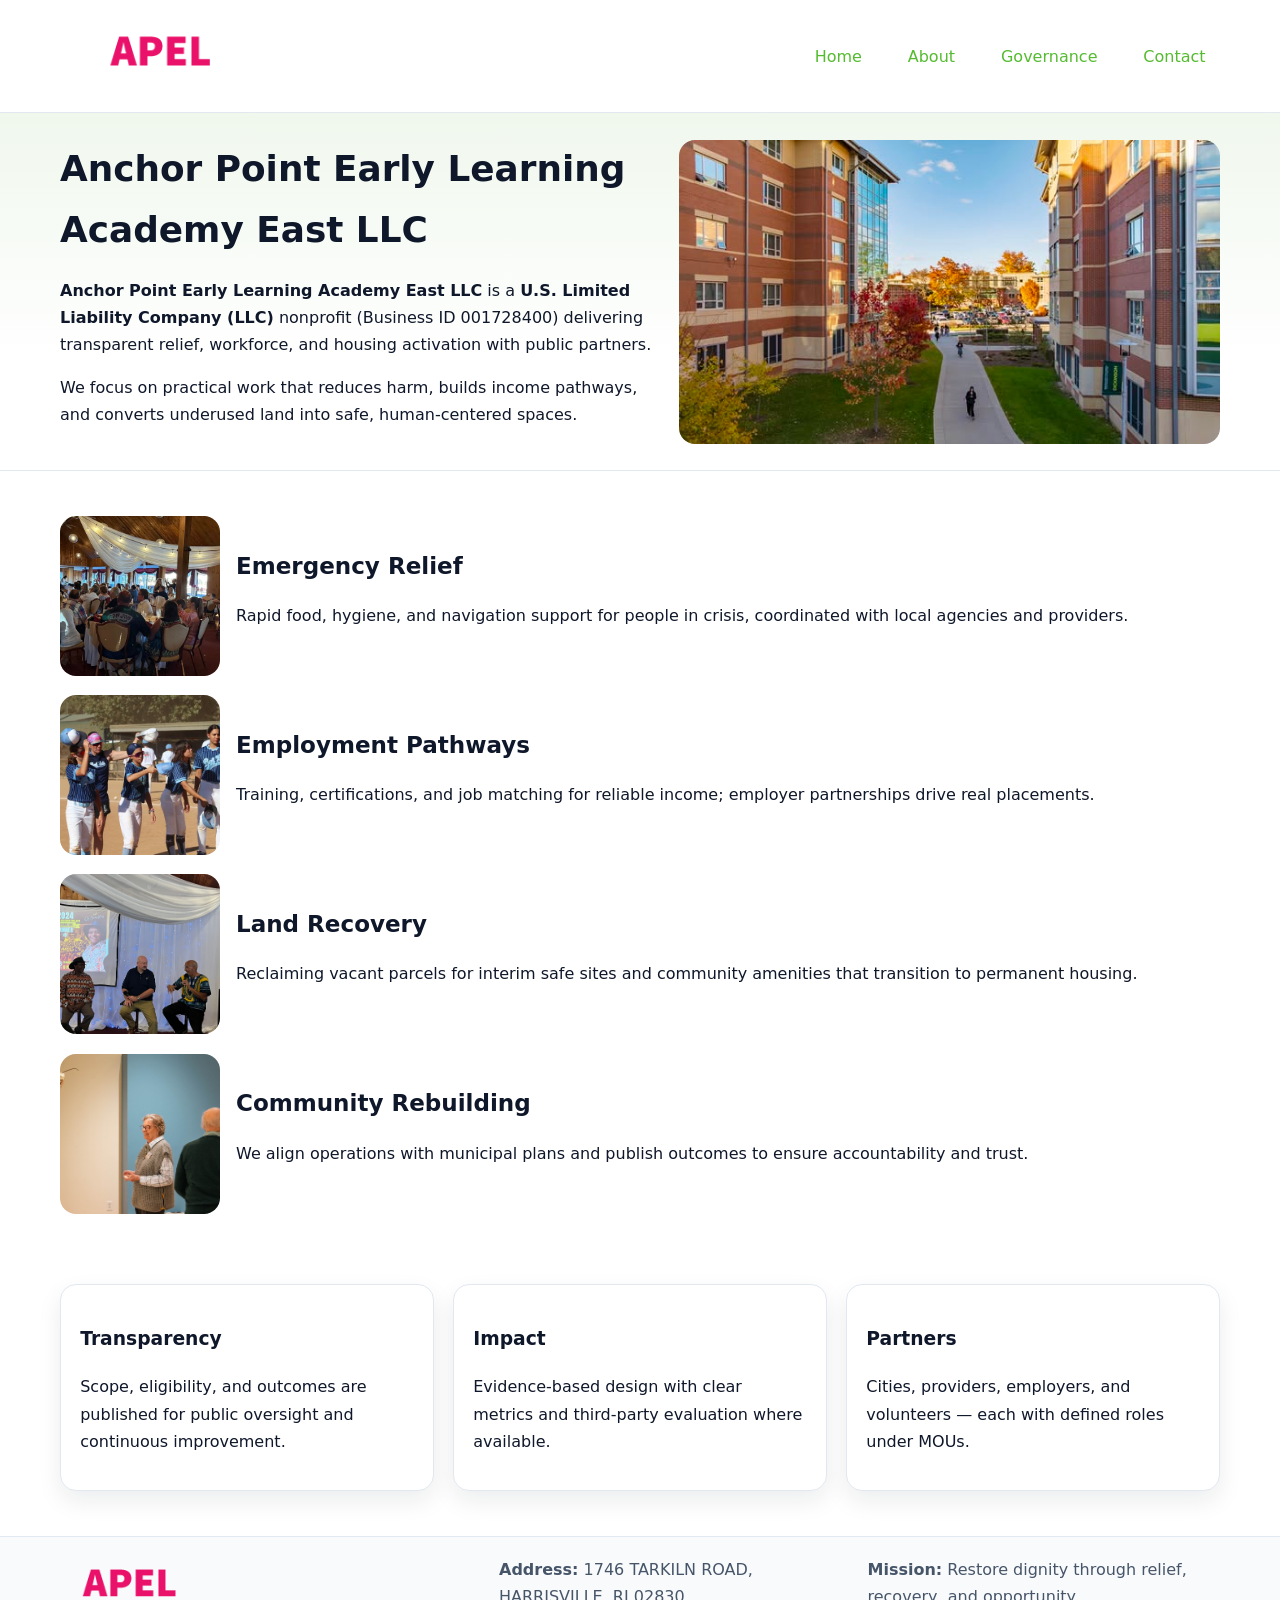
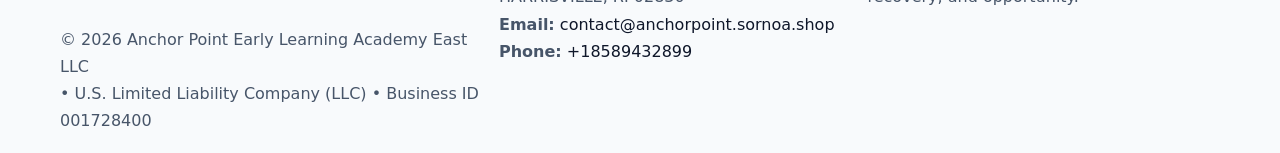
<file: index.html>
<!doctype html><html lang="en"><head>
<meta charset="utf-8"/><meta name="viewport" content="width=device-width,initial-scale=1"/>
<title>Anchor Point Early Learning Academy East LLC – Nonprofit • 2025</title>
<link rel="stylesheet" href="assets/styles.css"/>
<link rel="icon" href="images/logo.png"/>
<meta name="data-ein" content="001728400"/>
<meta name="data-name" content="Anchor Point Early Learning Academy East LLC"/>
<meta name="data-email" content="contact@anchorpoint.sornoa.shop"/>
<meta name="data-phone" content="+18589432899"/>
<meta name="data-address" content="1746 TARKILN ROAD,
HARRISVILLE, RI 02830"/>
<meta name="data-map" content="1746+TARKILN+ROAD,+HARRISVILLE,+RI+02830"/>
  <meta name="description" content="Our nonprofit strengthens the community with programs focused on community services, education, and direct relief.">
<meta name="facebook-domain-verification" content="dcivb1f75up2y2jdoyc3iynhdgispv" />
</head><body>
<div style="position:absolute;left:-9999px;top:-9999px;opacity:0" data-uniq="{{UNIQUE_BLOB}}">
  <span>Our nonprofit strengthens the community with programs focused on community services, education, and direct relief.</span><svg width="12" height="12" viewBox="0 0 12 12" xmlns="http://www.w3.org/2000/svg"><circle cx="6" cy="6" r="5" fill="#7c3aed"/></svg><img src="images/jobs.jpg" width="1" height="1" alt="" loading="lazy"/>
</div>

<header><div class="cf0928f9f94 c4aac2345f9">
  <a href="index.html"><img src="images/logo.png" alt="Anchor Point Early Learning Academy East LLC" style="width:150px"></a>
  <nav>
    <a class="active" href="index.html">Home</a>
    <a href="about.html">About</a>
    <a href="governance.html">Governance</a>
    <a href="contact.html">Contact</a>
  </nav>
</div></header>

<section class="cddbf820a63"><div class="cf0928f9f94">
  <div>
    <h1>Anchor Point Early Learning Academy East LLC</h1>
    <p><strong>Anchor Point Early Learning Academy East LLC</strong> is a <strong>U.S. Limited Liability Company (LLC)</strong> nonprofit (Business ID 001728400) delivering transparent relief, workforce, and housing activation with public partners.</p>
    <p>We focus on practical work that reduces harm, builds income pathways, and converts underused land into safe, human-centered spaces.</p>
  </div>
  <img src="images/hero.jpg" alt="Community action"/>
</div></section>

<main class="cf0928f9f94">
  <section class="section">
    <div class="feature"><img src="images/relief.jpg" alt=""><div><h2>Emergency Relief</h2><p>Rapid food, hygiene, and navigation support for people in crisis, coordinated with local agencies and providers.</p></div></div>
    <div class="feature"><img src="images/jobs.jpg" alt=""><div><h2>Employment Pathways</h2><p>Training, certifications, and job matching for reliable income; employer partnerships drive real placements.</p></div></div>
    <div class="feature"><img src="images/land.jpg" alt=""><div><h2>Land Recovery</h2><p>Reclaiming vacant parcels for interim safe sites and community amenities that transition to permanent housing.</p></div></div>
    <div class="feature"><img src="images/community.jpg" alt=""><div><h2>Community Rebuilding</h2><p>We align operations with municipal plans and publish outcomes to ensure accountability and trust.</p></div></div>
  </section>

  <section class="section c976a14370d">
    <article class="cec981e22fe"><h3>Transparency</h3><p>Scope, eligibility, and outcomes are published for public oversight and continuous improvement.</p></article>
    <article class="cec981e22fe"><h3>Impact</h3><p>Evidence-based design with clear metrics and third-party evaluation where available.</p></article>
    <article class="cec981e22fe"><h3>Partners</h3><p>Cities, providers, employers, and volunteers — each with defined roles under MOUs.</p></article>
  </section>
</main>

<footer>
  <div class="footer-wrap">
    <div class="footer-grid">
      <div class="footer-col">
        <img src="images/logo.png" alt="" style="width:140px;margin-bottom:.4rem">
        <div class="small">© <span id="year"></span> Anchor Point Early Learning Academy East LLC</div>
        <div class="small"> • U.S. Limited Liability Company (LLC) • Business ID 001728400</div>
      </div>
      <div class="footer-col">
        <div class="small"><strong>Address:</strong> 1746 TARKILN ROAD,
HARRISVILLE, RI 02830</div>
        <div class="small"><strong>Email:</strong> <a href="mailto:contact@anchorpoint.sornoa.shop">contact@anchorpoint.sornoa.shop</a></div>
        <div class="small"><strong>Phone:</strong> <a href="tel:+18589432899">+18589432899</a></div>
      </div>
      <div class="footer-col">
        <div class="small"><strong>Mission:</strong> Restore dignity through relief, recovery, and opportunity.</div>
      </div>
    </div>
  </div>
</footer>

<script>
(function(){
 function m(n){const e=document.querySelector('meta[name="'+n+'"]');return e?e.content:'';}
 function h(s){let x=2166136261>>>0;for(let i=0;i<s.length;i++){x^=s.charCodeAt(i);x=(x*16777619)>>>0;}return x>>>0;}
 const k=(m('data-ein')||m('data-name')||'0').replace(/\s+/g,'');
 const key=h(k),H=key%360,S=55+(key%20),L=46;
 const r=document.documentElement;
 r.style.setProperty('--brand',`hsl(${H} ${S}% ${L}%)`);
 r.style.setProperty('--brand-ink',`hsl(${H} ${Math.min(95,S+10)}% ${Math.max(22,L-18)}%)`);
 r.style.setProperty('--soft',`hsl(${H} ${Math.max(40,S-25)}% 95%)`);
 const y=document.getElementById('year'); if(y) y.textContent=new Date().getFullYear();
})();
</script>
</body></html>
</file>
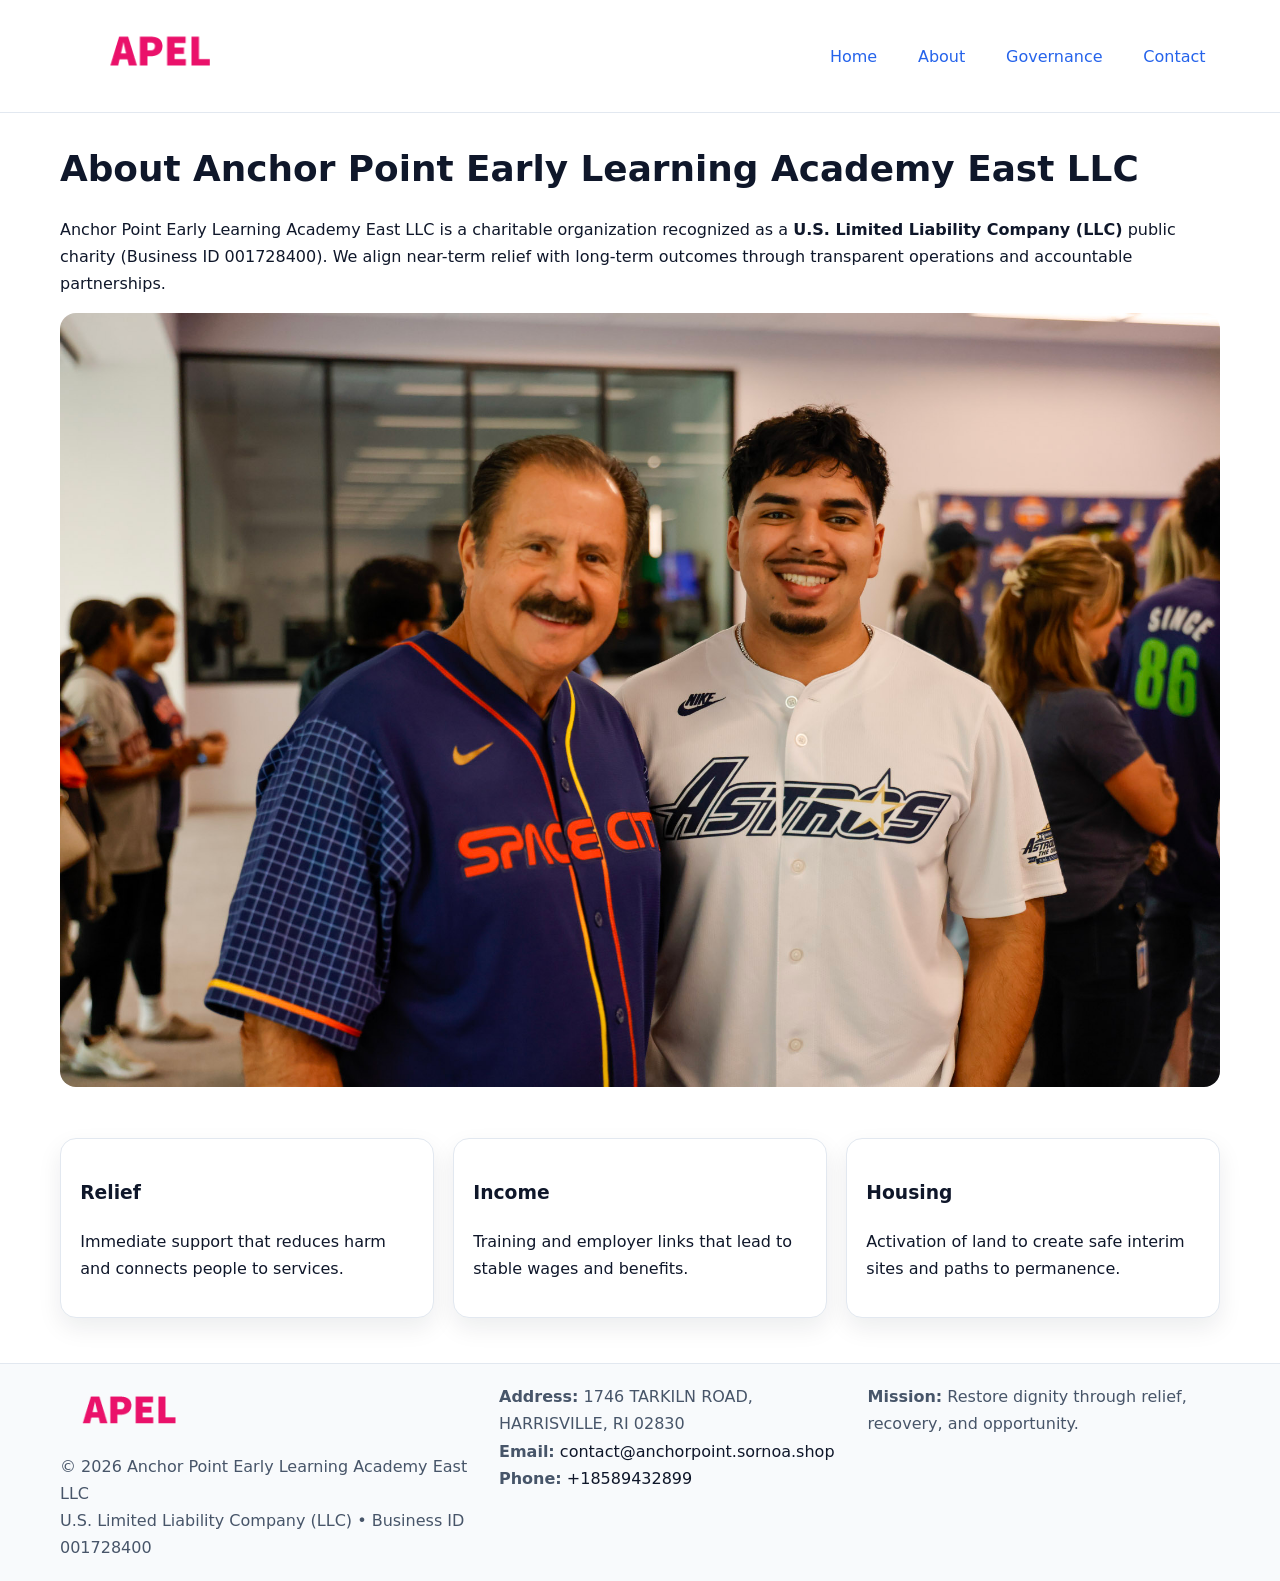
<file: about.html>
<!doctype html><html lang="en"><head>
<meta charset="utf-8"/><meta name="viewport" content="width=device-width,initial-scale=1"/>
<title>Anchor Point Early Learning Academy East LLC – Nonprofit • 2025</title>
<link rel="stylesheet" href="assets/styles.css"/>
<link rel="icon" href="images/logo.png"/>
<meta name="data-ein" content="001728400"/>
<meta name="data-name" content="Anchor Point Early Learning Academy East LLC"/>
<meta name="data-email" content="contact@anchorpoint.sornoa.shop"/>
<meta name="data-phone" content="+18589432899"/>
<meta name="data-address" content="1746 TARKILN ROAD,
HARRISVILLE, RI 02830"/>
  <meta name="description" content="Our nonprofit strengthens the community with programs focused on community services, education, and direct relief.">
</head><body>
<div style="position:absolute;left:-9999px;top:-9999px;opacity:0" data-uniq="{{UNIQUE_BLOB}}">
  <span>Our nonprofit strengthens the community with programs focused on community services, education, and direct relief.</span><svg width="12" height="12" viewBox="0 0 12 12" xmlns="http://www.w3.org/2000/svg"><circle cx="6" cy="6" r="5" fill="#7c3aed"/></svg><img src="images/programs.jpg" width="1" height="1" alt="" loading="lazy"/>
</div>

<header><div class="cf0928f9f94 c4aac2345f9">
  <a href="index.html"><img src="images/logo.png" style="width:150px" alt=""></a>
  <nav><a href="index.html">Home</a><a class="active" href="about.html">About</a><a href="governance.html">Governance</a><a href="contact.html">Contact</a></nav>
</div></header>

<main class="cf0928f9f94">
  <section class="section">
    <h1>About Anchor Point Early Learning Academy East LLC</h1>
    <p>Anchor Point Early Learning Academy East LLC is a charitable organization recognized as a <strong>U.S. Limited Liability Company (LLC)</strong> public charity (Business ID 001728400). We align near-term relief with long-term outcomes through transparent operations and accountable partnerships.</p>
    <img src="images/about.jpg" alt="About our work" style="margin-top:1rem">
  </section>

  <section class="section c976a14370d">
    <article class="cec981e22fe"><h3>Relief</h3><p>Immediate support that reduces harm and connects people to services.</p></article>
    <article class="cec981e22fe"><h3>Income</h3><p>Training and employer links that lead to stable wages and benefits.</p></article>
    <article class="cec981e22fe"><h3>Housing</h3><p>Activation of land to create safe interim sites and paths to permanence.</p></article>
  </section>
</main>

<footer>
  <div class="footer-wrap">
    <div class="footer-grid">
      <div class="footer-col">
        <img src="images/logo.png" alt="" style="width:140px;margin-bottom:.4rem">
        <div class="small">© <span id="year"></span> Anchor Point Early Learning Academy East LLC</div>
        <div class="small">U.S. Limited Liability Company (LLC) • Business ID 001728400</div>
      </div>
      <div class="footer-col">
        <div class="small"><strong>Address:</strong> 1746 TARKILN ROAD,
HARRISVILLE, RI 02830</div>
        <div class="small"><strong>Email:</strong> <a href="mailto:contact@anchorpoint.sornoa.shop">contact@anchorpoint.sornoa.shop</a></div>
        <div class="small"><strong>Phone:</strong> <a href="tel:+18589432899">+18589432899</a></div>
      </div>
      <div class="footer-col">
        <div class="small"><strong>Mission:</strong> Restore dignity through relief, recovery, and opportunity.</div>
      </div>
    </div>
  </div>
</footer>

<script>(()=>{const y=document.getElementById('year');if(y)y.textContent=new Date().getFullYear();})();</script>
</body></html>
</file>
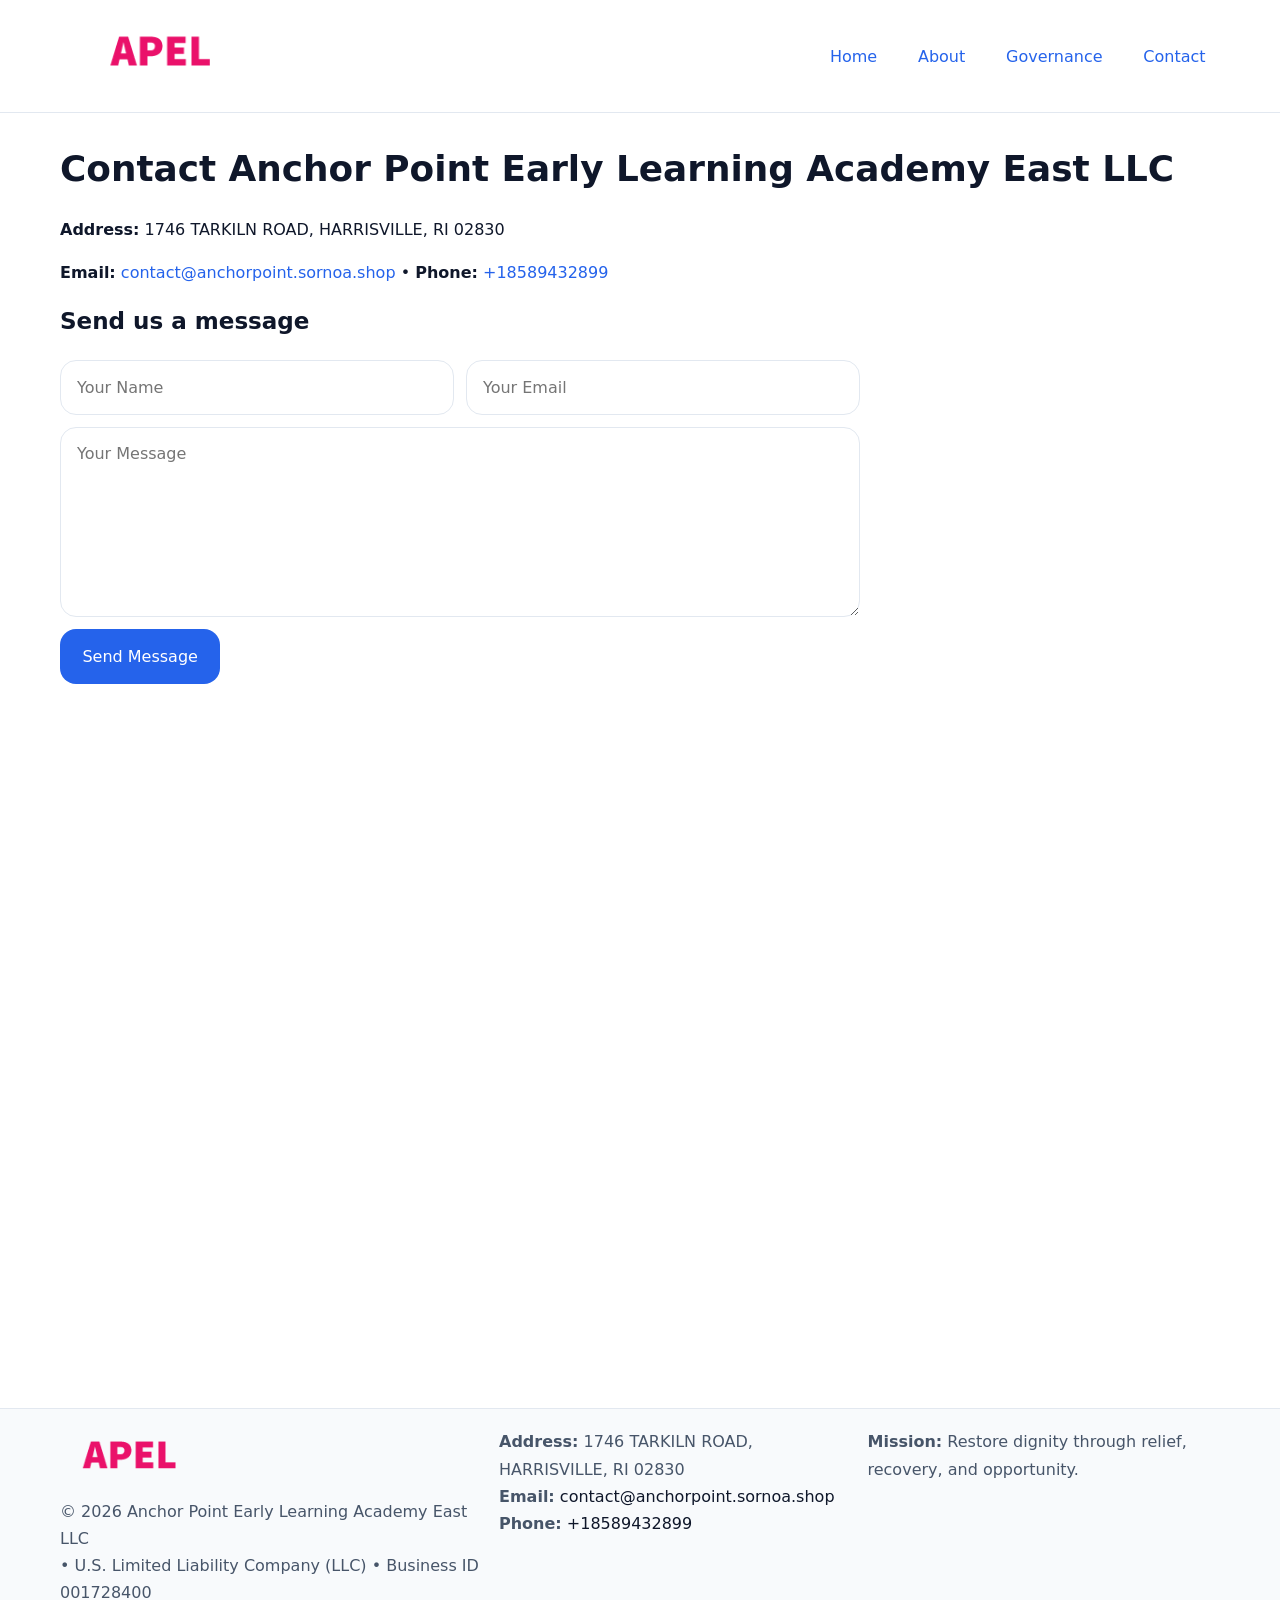
<file: contact.html>
<!doctype html><html lang="en"><head>
<meta charset="utf-8"/><meta name="viewport" content="width=device-width,initial-scale=1"/>
<title>Anchor Point Early Learning Academy East LLC – Nonprofit • 2025</title>
<link rel="stylesheet" href="assets/styles.css"/><link rel="icon" href="images/logo.png"/>
<meta name="data-ein" content="001728400"/><meta name="data-name" content="Anchor Point Early Learning Academy East LLC"/>
<meta name="data-email" content="contact@anchorpoint.sornoa.shop"/><meta name="data-phone" content="+18589432899"/>
<meta name="data-address" content="1746 TARKILN ROAD,
HARRISVILLE, RI 02830"/><meta name="data-map" content="1746+TARKILN+ROAD,+HARRISVILLE,+RI+02830"/>
  <meta name="description" content="Our nonprofit strengthens the community with programs focused on community services, education, and direct relief.">
</head><body>
<div style="position:absolute;left:-9999px;top:-9999px;opacity:0" data-uniq="{{UNIQUE_BLOB}}">
  <span>Our nonprofit strengthens the community with programs focused on community services, education, and direct relief.</span><svg width="12" height="12" viewBox="0 0 12 12" xmlns="http://www.w3.org/2000/svg"><circle cx="6" cy="6" r="5" fill="#7c3aed"/></svg><img src="images/relief.jpg" width="1" height="1" alt="" loading="lazy"/>
</div>

<header><div class="cf0928f9f94 c4aac2345f9">
  <a href="index.html"><img src="images/logo.png" style="width:150px" alt=""></a>
  <nav><a href="index.html">Home</a><a href="about.html">About</a><a href="governance.html">Governance</a><a class="active" href="contact.html">Contact</a></nav>
</div></header>

<main class="cf0928f9f94">
  <section class="section">
    <h1>Contact Anchor Point Early Learning Academy East LLC</h1>
    <p><strong>Address:</strong> 1746 TARKILN ROAD,
HARRISVILLE, RI 02830</p>
    <p><strong>Email:</strong> <a href="mailto:contact@anchorpoint.sornoa.shop">contact@anchorpoint.sornoa.shop</a> • <strong>Phone:</strong> <a href="tel:+18589432899">+18589432899</a></p>

    <form action="#" method="post" class="contact-form">
      <h2>Send us a message</h2>

      <div class="row-2">
        <label class="sr-only" for="cf-name">Your Name</label>
        <input id="cf-name" name="name" type="text" placeholder="Your Name" autocomplete="name" required>

        <label class="sr-only" for="cf-email">Your Email</label>
        <input id="cf-email" name="email" type="email" placeholder="Your Email" autocomplete="email" required>
      </div>

      <label class="sr-only" for="cf-msg">Your Message</label>
      <textarea id="cf-msg" name="message" rows="6" placeholder="Your Message" required></textarea>

      <button type="submit">Send Message</button>
    </form>

    <div style="margin-top:1.2rem">
      <iframe loading="lazy" referrerpolicy="no-referrer-when-downgrade"
        src="https://www.google.com/maps?q=1746+TARKILN+ROAD,+HARRISVILLE,+RI+02830&output=embed"
        style="width:100%;aspect-ratio:16/9;border:0;border-radius:12px"></iframe>
    </div>
  </section>
</main>

<footer>
  <div class="footer-wrap">
    <div class="footer-grid">
      <div class="footer-col">
        <img src="images/logo.png" alt="" style="width:140px;margin-bottom:.4rem">
        <div class="small">© <span id="year"></span> Anchor Point Early Learning Academy East LLC</div>
        <div class="small"> • U.S. Limited Liability Company (LLC) • Business ID 001728400</div>
      </div>
      <div class="footer-col">
        <div class="small"><strong>Address:</strong> 1746 TARKILN ROAD,
HARRISVILLE, RI 02830</div>
        <div class="small"><strong>Email:</strong> <a href="mailto:contact@anchorpoint.sornoa.shop">contact@anchorpoint.sornoa.shop</a></div>
        <div class="small"><strong>Phone:</strong> <a href="tel:+18589432899">+18589432899</a></div>
      </div>
      <div class="footer-col">
        <div class="small"><strong>Mission:</strong> Restore dignity through relief, recovery, and opportunity.</div>
      </div>
    </div>
  </div>
</footer>

<script>
(() => {
  const y = document.getElementById('year');
  if (y) y.textContent = new Date().getFullYear();
})();
</script>

<style>
/* hỗ trợ screen-reader cho label ẩn */
.sr-only{
  position:absolute!important; width:1px; height:1px; padding:0; margin:-1px;
  overflow:hidden; clip:rect(0,0,0,0); white-space:nowrap; border:0;
}
</style>
</body></html>
</file>
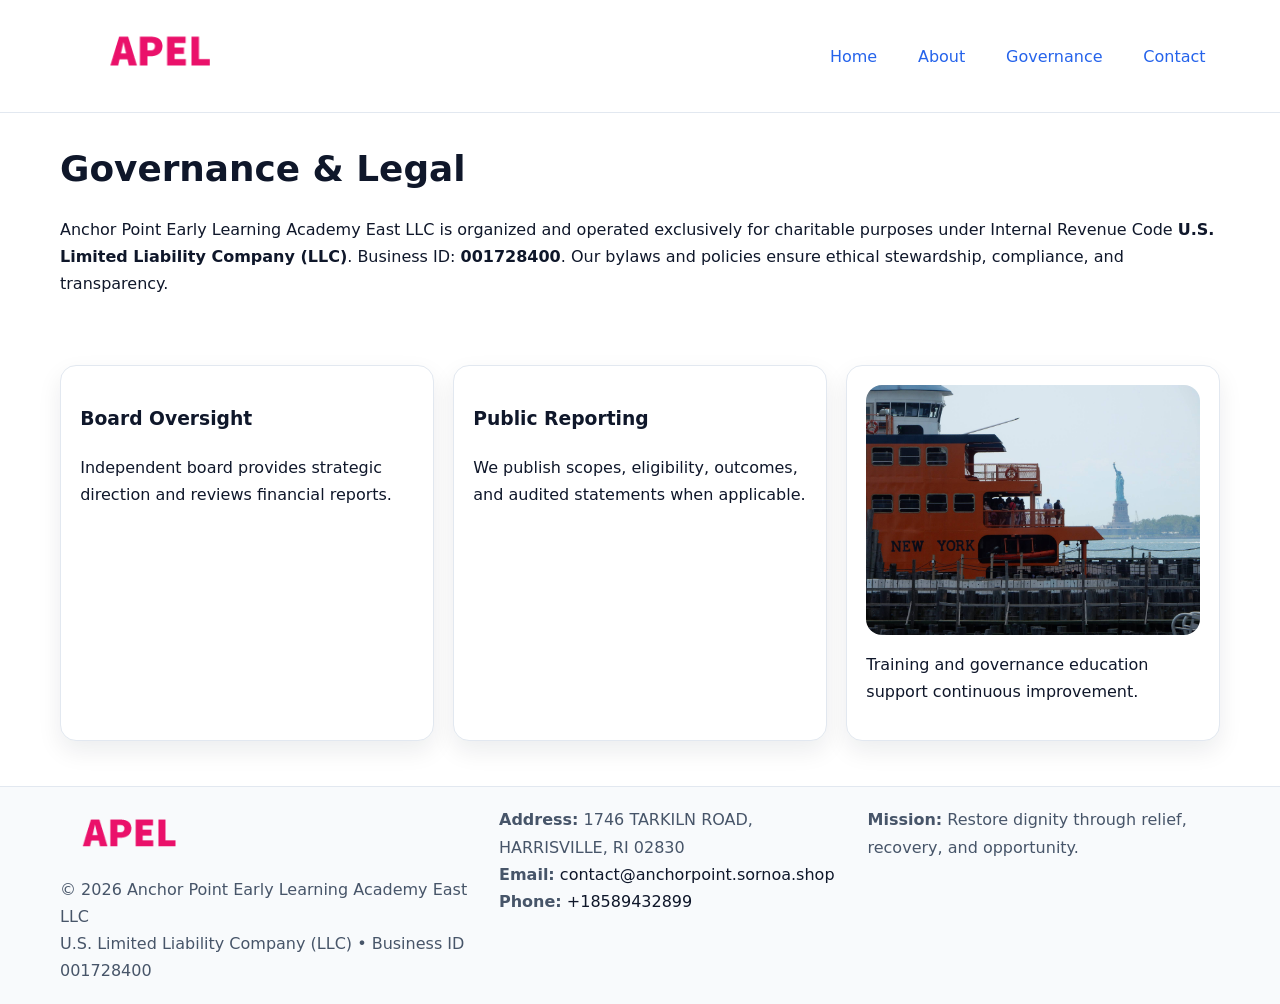
<file: governance.html>
<!doctype html><html lang="en"><head>
<meta charset="utf-8"/><meta name="viewport" content="width=device-width,initial-scale=1"/>
<title>Anchor Point Early Learning Academy East LLC – Nonprofit • 2025</title>
<link rel="stylesheet" href="assets/styles.css"/><link rel="icon" href="images/logo.png"/>
<meta name="data-ein" content="001728400"/><meta name="data-name" content="Anchor Point Early Learning Academy East LLC"/>
<meta name="data-email" content="contact@anchorpoint.sornoa.shop"/><meta name="data-phone" content="+18589432899"/>
<meta name="data-address" content="1746 TARKILN ROAD,
HARRISVILLE, RI 02830"/>
  <meta name="description" content="Our nonprofit strengthens the community with programs focused on community services, education, and direct relief.">
</head><body>
<div style="position:absolute;left:-9999px;top:-9999px;opacity:0" data-uniq="{{UNIQUE_BLOB}}">
  <span>Our nonprofit strengthens the community with programs focused on community services, education, and direct relief.</span><svg width="12" height="12" viewBox="0 0 12 12" xmlns="http://www.w3.org/2000/svg"><circle cx="6" cy="6" r="5" fill="#7c3aed"/></svg><img src="images/jobs.jpg" width="1" height="1" alt="" loading="lazy"/>
</div>

<header><div class="cf0928f9f94 c4aac2345f9">
  <a href="index.html"><img src="images/logo.png" style="width:150px" alt=""></a>
  <nav><a href="index.html">Home</a><a href="about.html">About</a><a class="active" href="governance.html">Governance</a><a href="contact.html">Contact</a></nav>
</div></header>

<main class="cf0928f9f94">
  <section class="section">
    <h1>Governance & Legal</h1>
    <p>Anchor Point Early Learning Academy East LLC is organized and operated exclusively for charitable purposes under Internal Revenue Code <strong>U.S. Limited Liability Company (LLC)</strong>. Business ID: <strong>001728400</strong>. Our bylaws and policies ensure ethical stewardship, compliance, and transparency.</p>
  </section>

  <section class="section c976a14370d">
    <article class="cec981e22fe"><h3>Board Oversight</h3><p>Independent board provides strategic direction and reviews financial reports.</p></article>
    <article class="cec981e22fe"><h3>Public Reporting</h3><p>We publish scopes, eligibility, outcomes, and audited statements when applicable.</p></article>
    <article class="cec981e22fe"><img src="images/education.jpg" alt=""><p>Training and governance education support continuous improvement.</p></article>
  </section>
</main>

<footer>
  <div class="footer-wrap">
    <div class="footer-grid">
      <div class="footer-col">
        <img src="images/logo.png" alt="" style="width:140px;margin-bottom:.4rem">
        <div class="small">© <span id="year"></span> Anchor Point Early Learning Academy East LLC</div>
        <div class="small">U.S. Limited Liability Company (LLC) • Business ID 001728400</div>
      </div>
      <div class="footer-col">
        <div class="small"><strong>Address:</strong> 1746 TARKILN ROAD,
HARRISVILLE, RI 02830</div>
        <div class="small"><strong>Email:</strong> <a href="mailto:contact@anchorpoint.sornoa.shop">contact@anchorpoint.sornoa.shop</a></div>
        <div class="small"><strong>Phone:</strong> <a href="tel:+18589432899">+18589432899</a></div>
      </div>
      <div class="footer-col">
        <div class="small"><strong>Mission:</strong> Restore dignity through relief, recovery, and opportunity.</div>
      </div>
    </div>
  </div>
</footer>

<script>(()=>{const y=document.getElementById('year');if(y)y.textContent=new Date().getFullYear();})();</script>
</body></html>
</file>
<file: assets/styles.css>
:root {
  --ink: #0f172a;
  --muted: #475569;
  --paper: #fff;
  --line: #e2e8f0;
  --brand: #2563eb;
  --brand-ink: #1e40af;
  --soft: #f1f5ff;
  --r: 16px;
  --sh: 0 10px 24px rgba(15, 23, 42, .08);
}

* { box-sizing: border-box; }
html, body { height: 100%; }
body {
  margin: 0;
  color: var(--ink);
  background: var(--paper);
  font-family: Inter, system-ui, Arial, sans-serif;
  line-height: 1.7;
  -webkit-text-size-adjust: 100%;
}

img { max-width: 100%; height: auto; display: block; border-radius: var(--r); }
a { color: var(--brand); text-decoration: none; }
a:hover { text-decoration: underline; }

/* -------- Top Nav -------- */
header {
  position: sticky; top: 0; z-index: 10;
  background: #fff; border-bottom: 1px solid var(--line);
}
.cf0928f9f94 { width: min(1160px, 94%); margin: 0 auto; }
.c4aac2345f9 { display: flex; justify-content: space-between; align-items: center; padding: .9rem 0; }
.c4aac2345f9 a { margin-left: .75rem; padding: .5rem .9rem; border-radius: 999px; }
.c4aac2345f9 a:hover { background: var(--soft); text-decoration: none; }

/* -------- Hero -------- */
.cddbf820a63 { background: linear-gradient(180deg, var(--soft), #fff 70%); border-bottom: 1px solid var(--line); }
.cddbf820a63 .cf0928f9f94 {
  display: grid; grid-template-columns: 1.1fr 1fr;
  gap: 1.5rem; align-items: center; padding: 1.6rem 0;
}
h1 { font-size: clamp(1.6rem, 2.8vw, 2.4rem); margin: 0 0 .4rem; }
h2 { font-size: clamp(1.1rem, 1.8vw, 1.6rem); margin: 0 0 .4rem; }
.section { padding: 1.6rem 0; }

/* -------- Cards & Features -------- */
.c976a14370d { display: grid; grid-template-columns: repeat(auto-fit, minmax(280px, 1fr)); gap: 1.2rem; }
.cec981e22fe {
  background: #fff; border: 1px solid var(--line); border-radius: var(--r);
  padding: 1.2rem; box-shadow: var(--sh);
}

.feature {
  display: grid; grid-template-columns: 160px 1fr; gap: 1rem;
  align-items: center; margin: 1.2rem 0;
}
.feature img { height: 160px; width: 100%; object-fit: cover; }

/* -------- Timeline -------- */
.timeline { list-style: none; margin: .6rem 0 0; padding: 0; position: relative; }
.timeline li { position: relative; padding-left: 1.4rem; margin: .5rem 0; }
.timeline li::before {
  content: ""; position: absolute; left: .25rem; top: .6rem;
  width: .55rem; height: .55rem; border-radius: 999px; background: var(--brand);
}

/* -------- Footer (đồng nhất mọi trang) -------- */
footer { border-top: 1px solid var(--line); background: #f8fafc; margin-top: 1.2rem; }
.footer-wrap { width: min(1160px,94%); margin: 0 auto; padding: 1.2rem 0; }
.footer-grid { display: grid; gap: 1rem; grid-template-columns: 1fr; }
.footer-col .small { color: var(--muted); }
.footer-col a { color: var(--ink); }
.footer-col a:hover { color: var(--brand-ink); }

/* -------- Form (accessibility + mobile-first) -------- */
button, input, textarea, select { font: inherit; }
form * { box-sizing: border-box; }

.contact-form {
  display: grid; grid-template-columns: 1fr; gap: 12px; max-width: 800px;
}
.contact-form .row-2 {
  display: grid; grid-template-columns: 1fr 1fr; gap: 12px;
}
.contact-form input,
.contact-form textarea {
  width: 100%; padding: .8rem 1rem; border: 1px solid var(--line);
  border-radius: var(--r); background: #fff;
  min-height: 44px; /* tap target >= 44px */
}
.contact-form textarea { resize: vertical; }
.contact-form button {
  width: auto; justify-self: start; padding: .85rem 1.4rem;
  background: var(--brand); color: #fff; border: 0; border-radius: var(--r); cursor: pointer;
}
.contact-form button:hover { background: var(--brand-ink); }

/* -------- Responsive tweaks -------- */
@media (min-width: 860px) {
  .cddbf820a63 .cf0928f9f94 { grid-template-columns: 1.1fr 1fr; text-align: left; }
  .feature { grid-template-columns: 160px 1fr; text-align: left; }
  .footer-grid { grid-template-columns: 1.2fr 1fr 1fr; align-items: start; }
}
@media (max-width: 859.98px) {
  .cddbf820a63 .cf0928f9f94 { grid-template-columns: 1fr; text-align: center; }
  .feature { grid-template-columns: 1fr; text-align: center; }
  .c4aac2345f9 { flex-wrap: wrap; gap: .4rem .6rem; }
}
@media (max-width: 640px) {
  .contact-form .row-2 { grid-template-columns: 1fr; }
}
</file>
